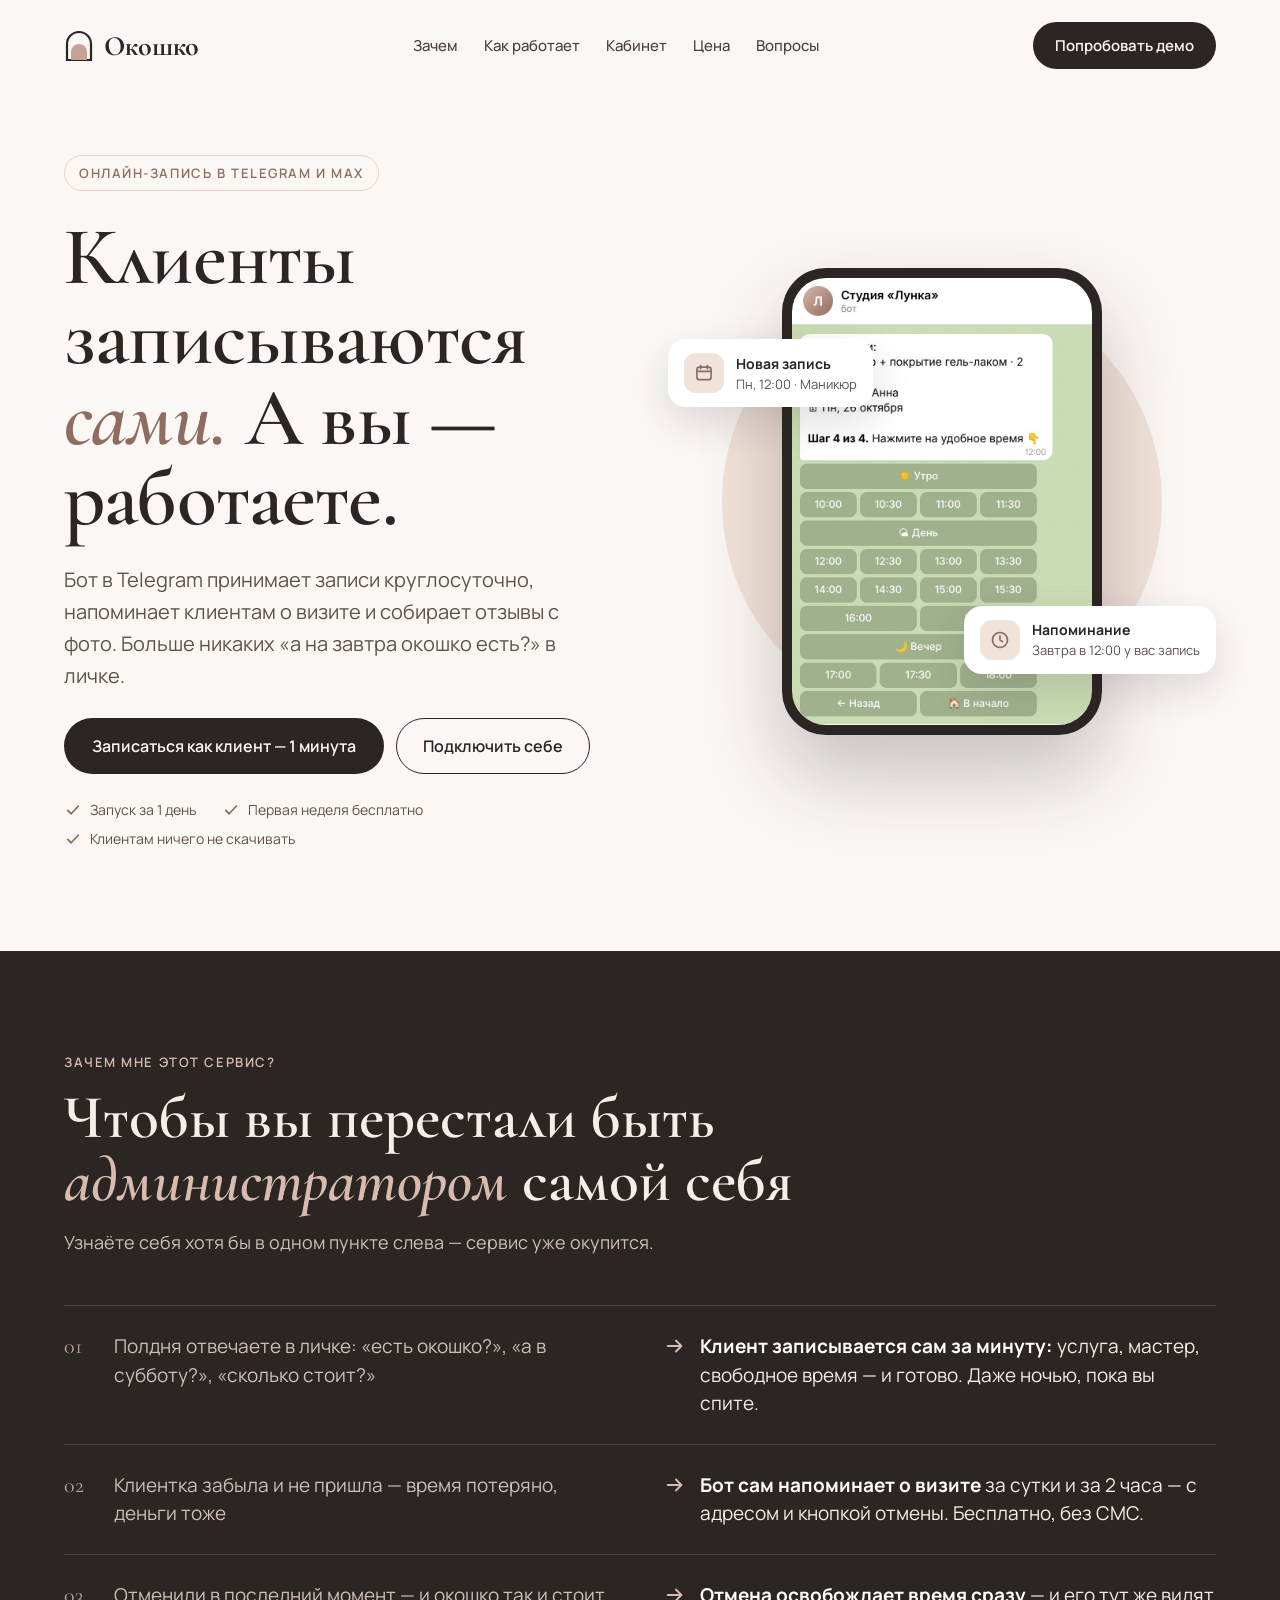
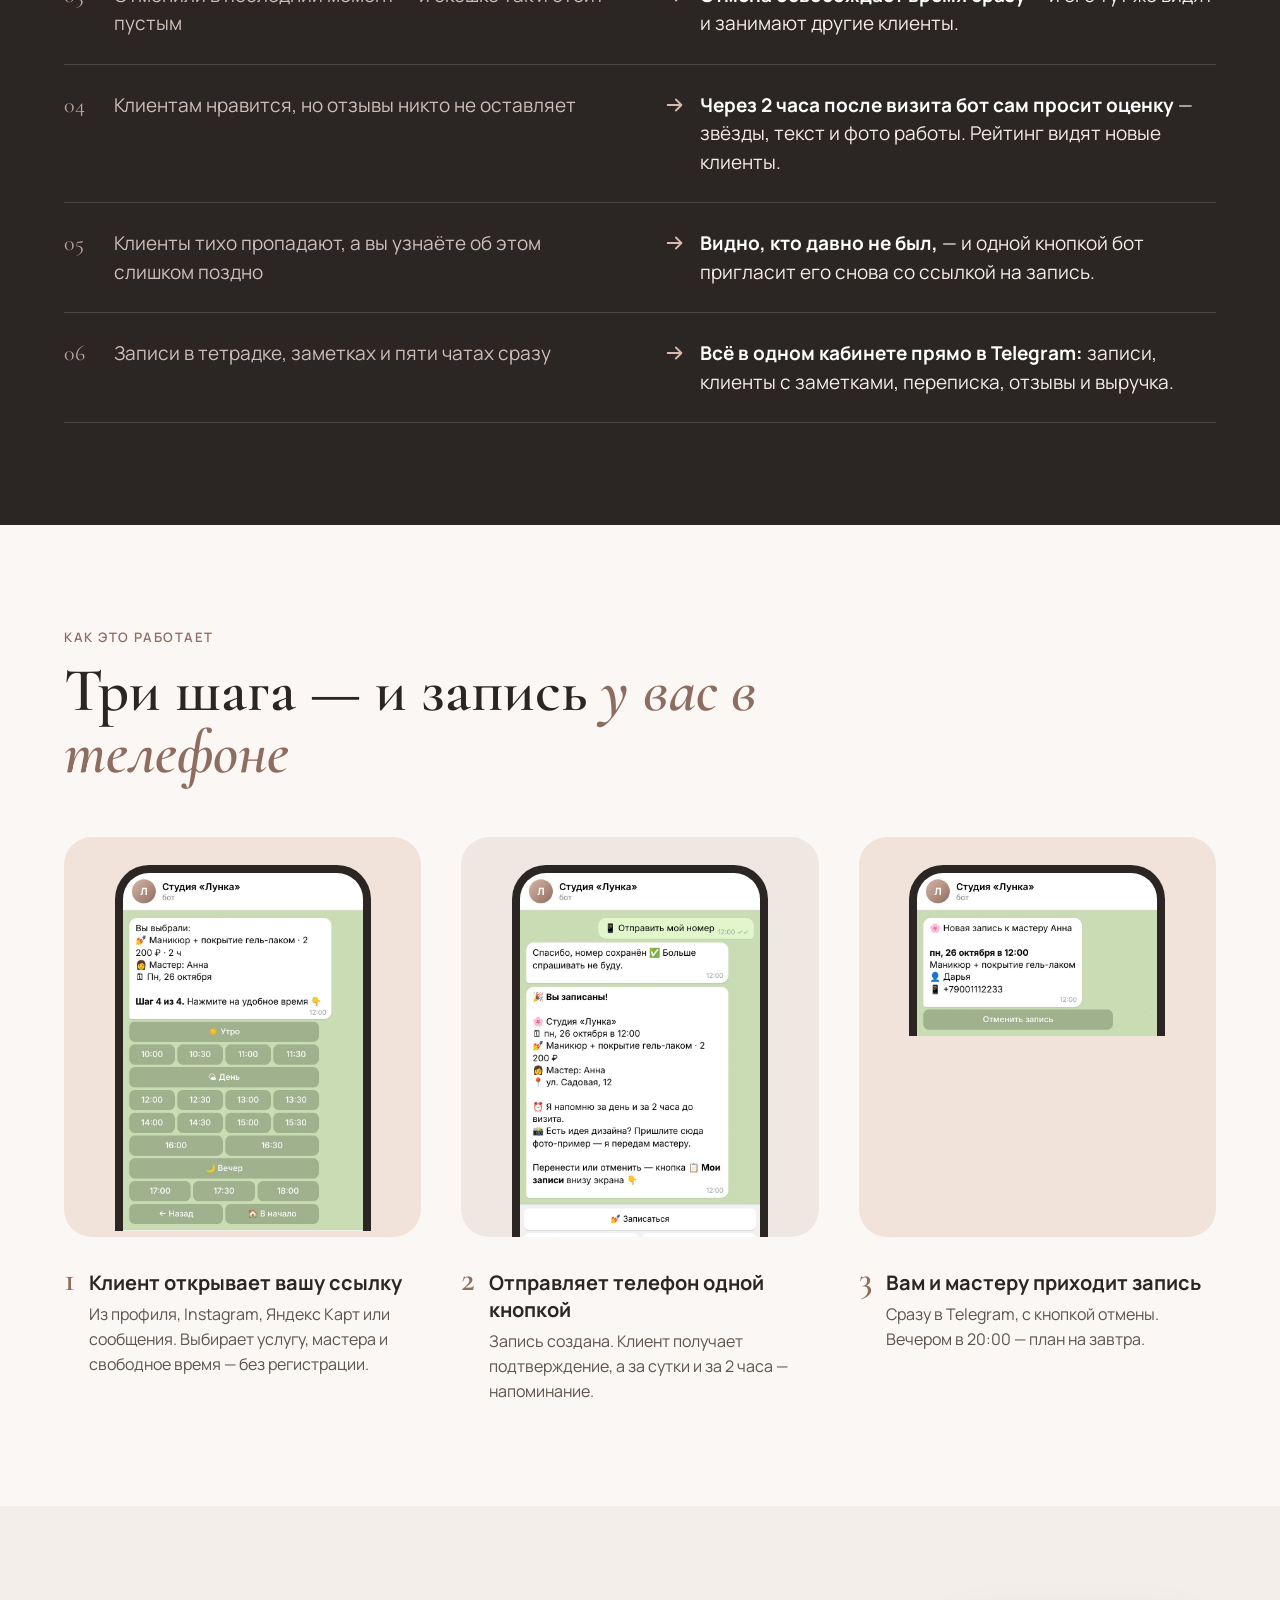
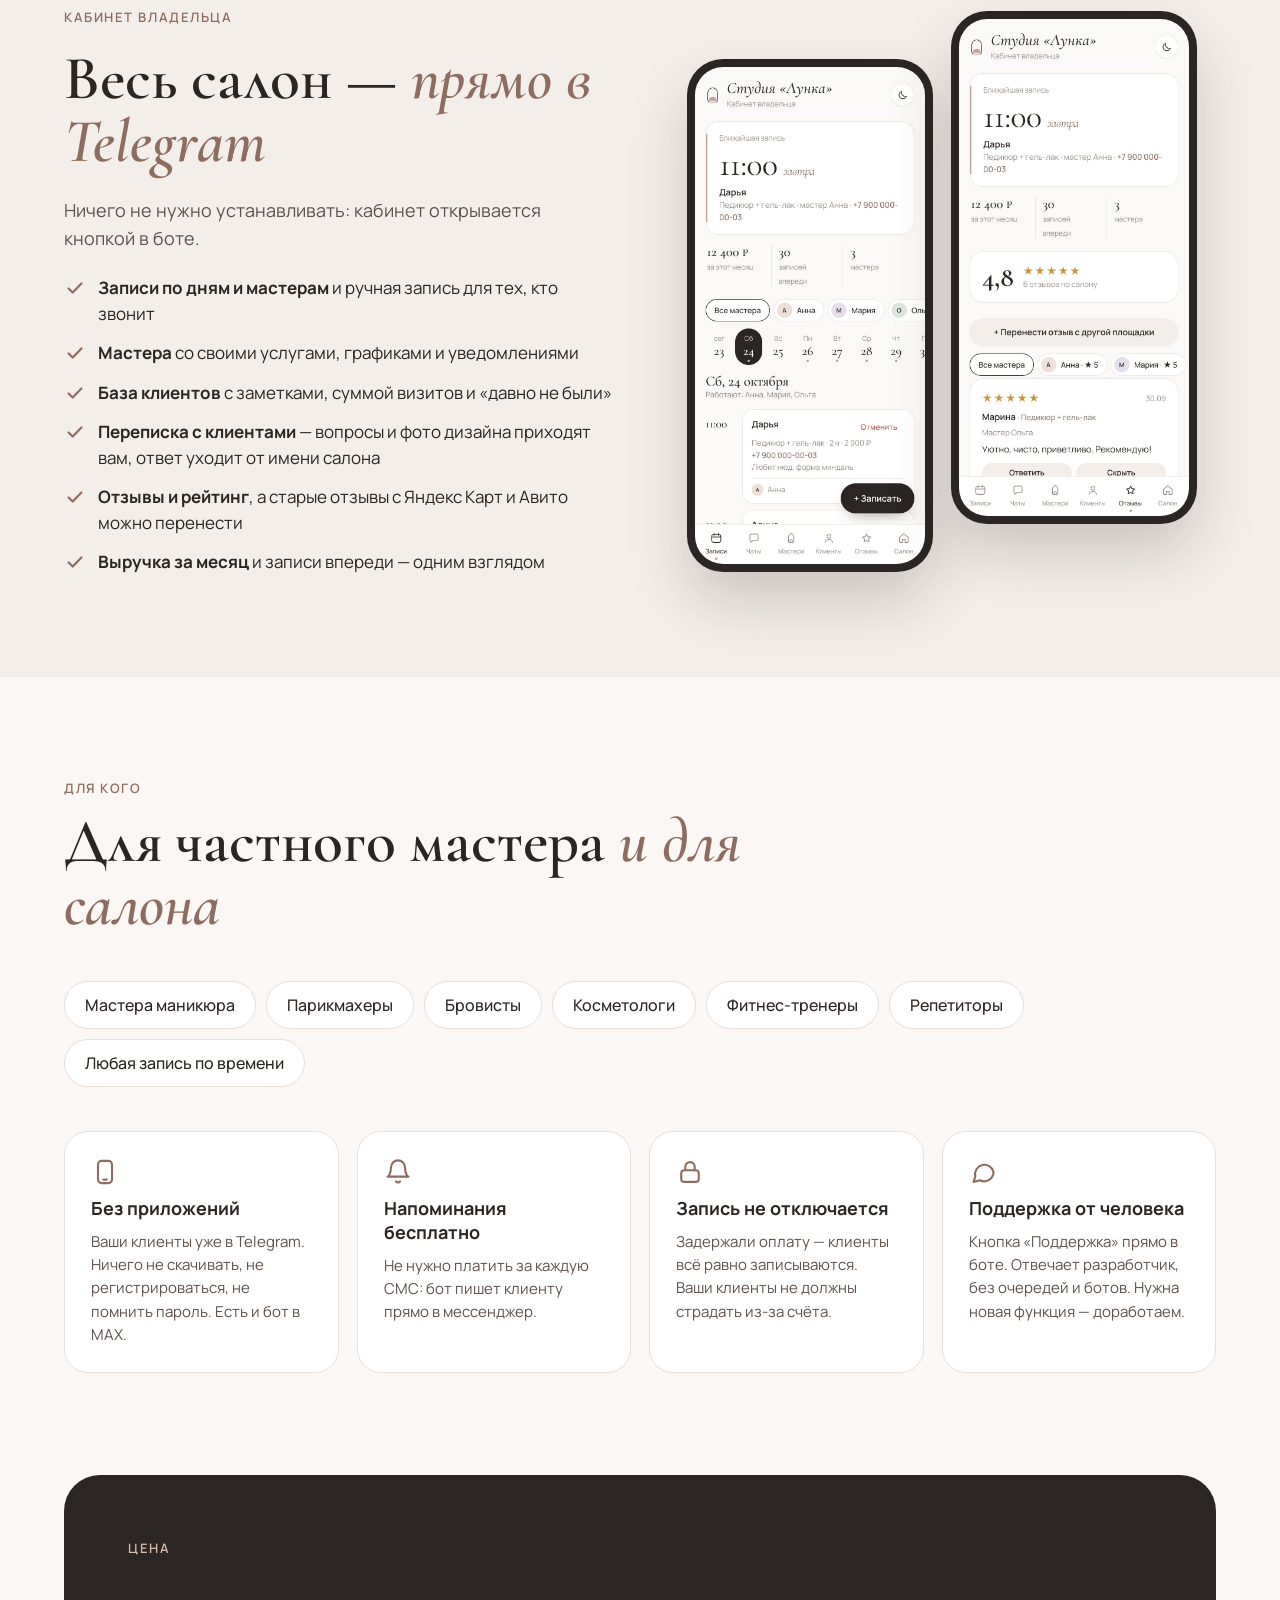
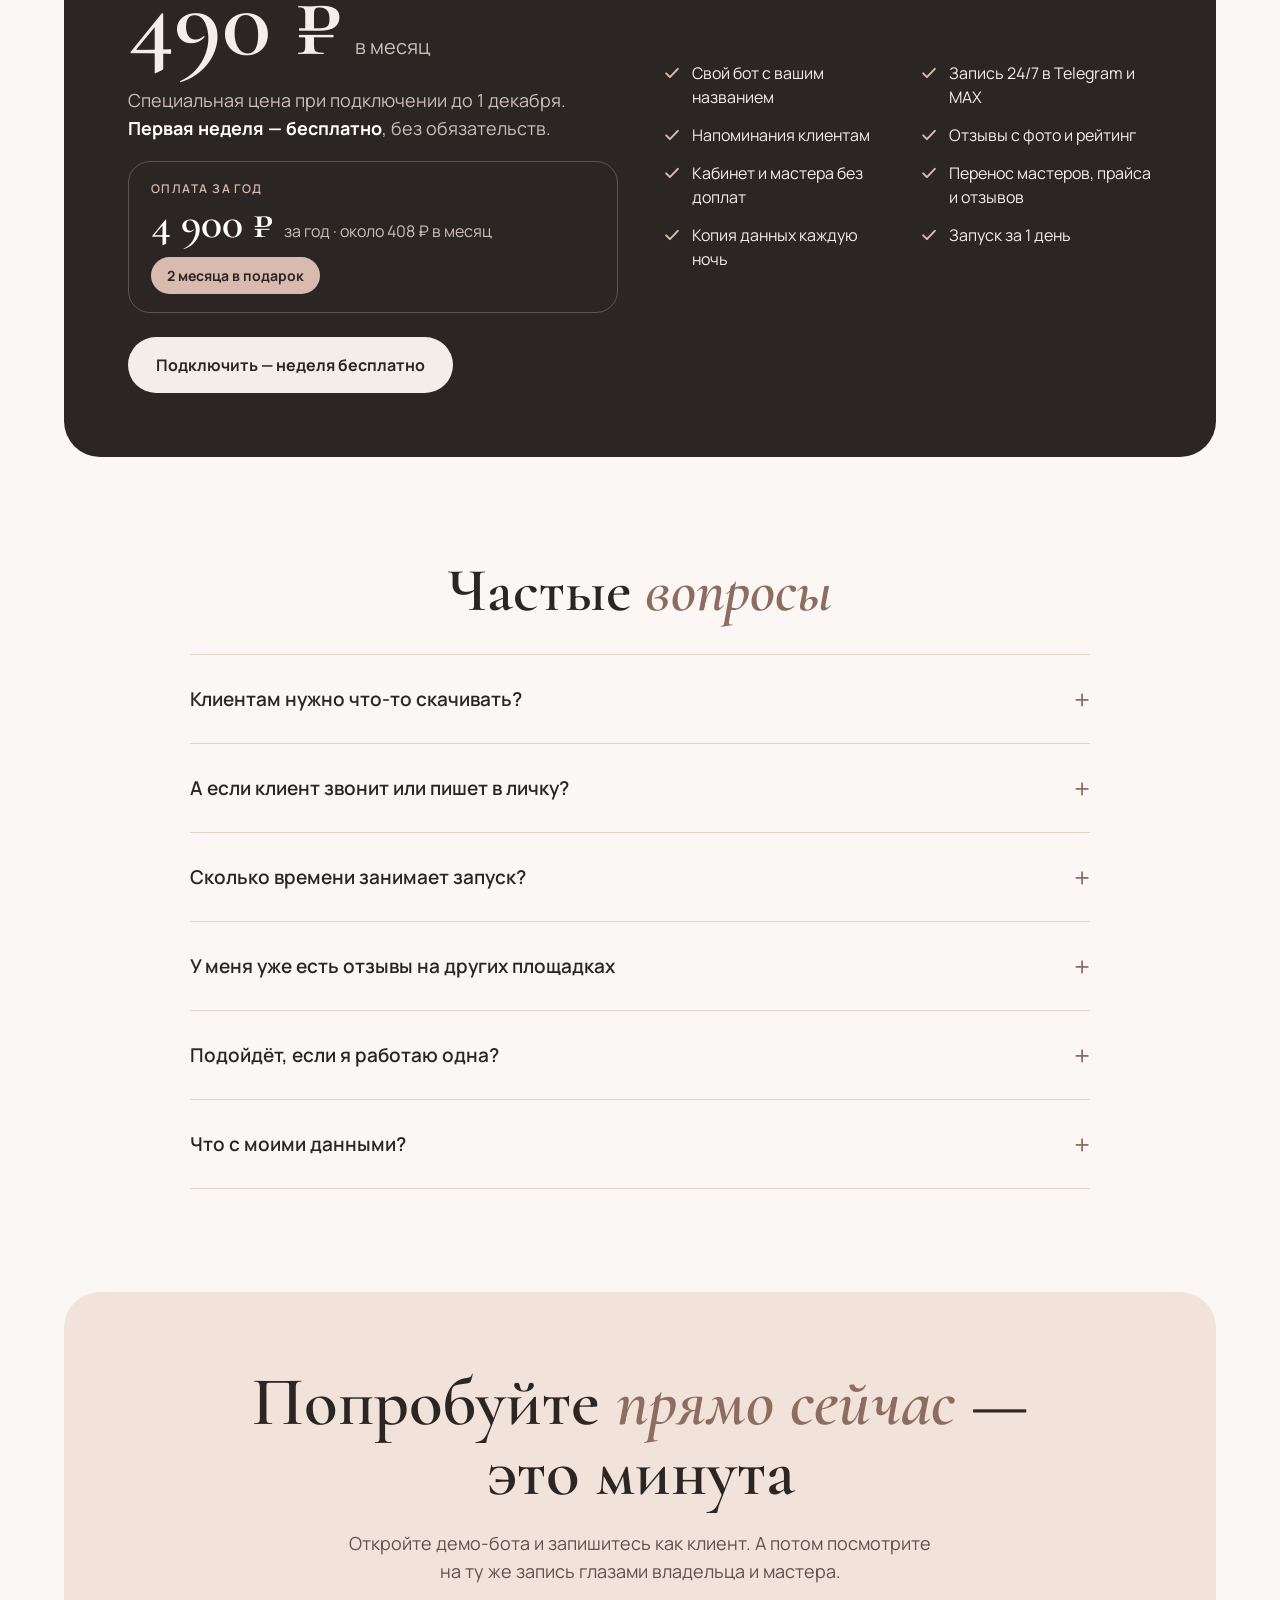
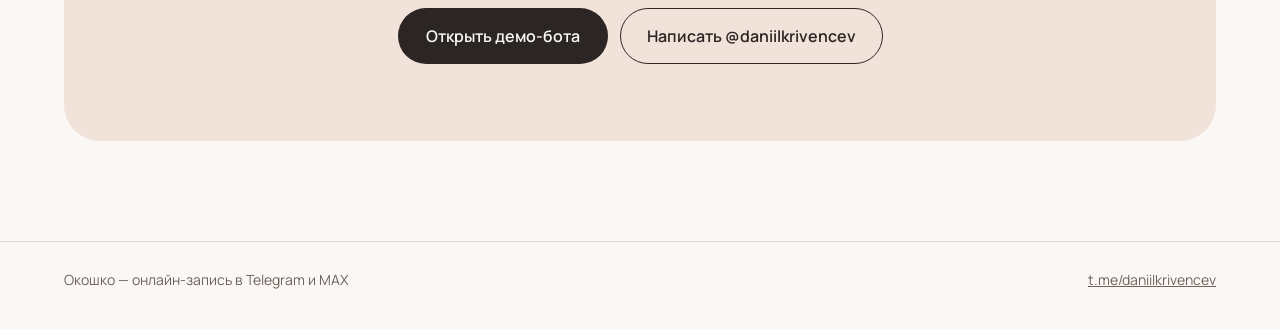
<file: landing/index.html>
<!doctype html>
<html lang="ru">
<head>
<meta charset="utf-8">
<meta name="viewport" content="width=device-width, initial-scale=1">
<title>Окошко — онлайн-запись в Telegram и MAX</title>
<meta name="description" content="Клиенты записываются сами в Telegram и MAX: запись 24/7, напоминания о визите, отзывы с фото и кабинет владельца. 490 ₽/мес или 4 900 ₽/год, первая неделя бесплатно.">
<link rel="icon" href="data:image/svg+xml,%3Csvg xmlns='http://www.w3.org/2000/svg' viewBox='0 0 30 34'%3E%3Cpath d='M3 31V15a12 12 0 0 1 24 0v16z' fill='%23FBF7F4' stroke='%232B2523' stroke-width='2.2'/%3E%3Cpath d='M7 31v-8a8 8 0 0 1 16 0v8z' fill='%23C4A396'/%3E%3C/svg%3E">
<link rel="preconnect" href="https://fonts.googleapis.com">
<link href="https://fonts.googleapis.com/css2?family=Cormorant+Garamond:ital,wght@0,500;0,600;0,700;1,500;1,600&amp;family=Manrope:wght@400;500;600;700&amp;display=swap" rel="stylesheet">
<style>
body{margin:0;background:#FBF7F4}
a{color:#8E6D60}a:hover{color:#2B2523}
details summary{list-style:none;cursor:pointer}
details summary::-webkit-details-marker{display:none}
details[open] .faq-plus{transform:rotate(45deg)}
</style>
<style>html{scroll-behavior:smooth}</style>
</head>
<body>
<div style="font-family: Manrope, system-ui, sans-serif; color: #2B2523; background: #FBF7F4; overflow: hidden">

  <header style="max-width: 1200px; margin: 0 auto; padding: 22px clamp(20px, 5vw, 64px); display: flex; flex-wrap: wrap; align-items: center; justify-content: space-between; gap: 16px">
    <a href="#top" style="display: flex; align-items: center; gap: 10px; text-decoration: none; color: #2B2523">
      <svg width="30" height="34" viewBox="0 0 30 34" aria-hidden="true"><path d="M3 31V15a12 12 0 0 1 24 0v16z" fill="none" stroke="#2B2523" stroke-width="2.2"></path><path d="M7 31v-8a8 8 0 0 1 16 0v8z" fill="#C4A396"></path></svg>
      <span style="font-family: 'Cormorant Garamond', serif; font-size: 28px; font-weight: 700; letter-spacing: .01em">Окошко</span>
    </a>
    <nav aria-label="Разделы" style="display: flex; flex-wrap: wrap; gap: 6px 26px; font-size: 15px; font-weight: 500">
      <a href="#why" style="text-decoration: none; color: #4A3F3B">Зачем</a>
      <a href="#how" style="text-decoration: none; color: #4A3F3B">Как работает</a>
      <a href="#cabinet" style="text-decoration: none; color: #4A3F3B">Кабинет</a>
      <a href="#price" style="text-decoration: none; color: #4A3F3B">Цена</a>
      <a href="#faq" style="text-decoration: none; color: #4A3F3B">Вопросы</a>
    </nav>
    <a href="https://t.me/test_salon_man_bot" style="background: #2B2523; color: #FBF7F4; text-decoration: none; font-weight: 600; font-size: 15px; padding: 13px 22px; border-radius: 999px; min-height: 44px; box-sizing: border-box; display: inline-flex; align-items: center">Попробовать демо</a>
  </header>

  <section id="top" style="max-width: 1200px; margin: 0 auto; padding: clamp(28px, 5vw, 64px) clamp(20px, 5vw, 64px) clamp(56px, 8vw, 110px); display: grid; grid-template-columns: repeat(auto-fit, minmax(min(100%, 440px), 1fr)); gap: 56px; align-items: center">
    <div style="display: flex; flex-direction: column; gap: 26px">
      <span style="align-self: flex-start; font-size: 13px; font-weight: 600; letter-spacing: .12em; text-transform: uppercase; color: #8E6D60; border: 1px solid #E3D3CB; padding: 8px 14px; border-radius: 999px">Онлайн-запись в Telegram и MAX</span>
      <h1 style="margin: 0; font-family: 'Cormorant Garamond', serif; font-weight: 600; font-size: clamp(46px, 6.4vw, 84px); line-height: .98; letter-spacing: -.01em">Клиенты записываются <em style="font-style: italic; color: #8E6D60">сами.</em> А вы — работаете.</h1>
      <p style="margin: 0; font-size: clamp(17px, 1.6vw, 20px); line-height: 1.6; color: #5E524D; max-width: 520px">Бот в Telegram принимает записи круглосуточно, напоминает клиентам о визите и собирает отзывы с фото. Больше никаких «а на завтра окошко есть?» в личке.</p>
      <div style="display: flex; flex-wrap: wrap; gap: 12px">
        <a href="https://t.me/test_salon_man_bot" style="background: #2B2523; color: #FBF7F4; text-decoration: none; font-weight: 600; font-size: 16px; padding: 17px 28px; border-radius: 999px; min-height: 44px; box-sizing: border-box; display: inline-flex; align-items: center">Записаться как клиент — 1 минута</a>
        <a href="https://t.me/daniilkrivencev" style="background: transparent; color: #2B2523; text-decoration: none; font-weight: 600; font-size: 16px; padding: 16px 26px; border-radius: 999px; border: 1.5px solid #2B2523; min-height: 44px; box-sizing: border-box; display: inline-flex; align-items: center">Подключить себе</a>
      </div>
      <div style="display: flex; flex-wrap: wrap; gap: 10px 26px; font-size: 14px; color: #5E524D">
        <span style="display: flex; align-items: center; gap: 8px"><svg width="18" height="18" viewBox="0 0 24 24" aria-hidden="true"><path d="M5 12.5l4.5 4.5L19 7" fill="none" stroke="#8E6D60" stroke-width="2.4" stroke-linecap="round" stroke-linejoin="round"></path></svg>Запуск за 1 день</span>
        <span style="display: flex; align-items: center; gap: 8px"><svg width="18" height="18" viewBox="0 0 24 24" aria-hidden="true"><path d="M5 12.5l4.5 4.5L19 7" fill="none" stroke="#8E6D60" stroke-width="2.4" stroke-linecap="round" stroke-linejoin="round"></path></svg>Первая неделя бесплатно</span>
        <span style="display: flex; align-items: center; gap: 8px"><svg width="18" height="18" viewBox="0 0 24 24" aria-hidden="true"><path d="M5 12.5l4.5 4.5L19 7" fill="none" stroke="#8E6D60" stroke-width="2.4" stroke-linecap="round" stroke-linejoin="round"></path></svg>Клиентам ничего не скачивать</span>
      </div>
    </div>

    <div style="position: relative; display: flex; justify-content: center; padding: 20px 0">
      <div style="position: absolute; width: 440px; max-width: 100%; aspect-ratio: 1 / 1; border-radius: 50%; background: #F1E2DA; top: 50%; left: 50%; transform: translate(-50%, -50%)"></div>
      <div style="position: relative; width: 300px; max-width: 78%; border-radius: 44px; background: #2B2523; padding: 10px; box-shadow: 0 40px 80px rgba(43, 37, 35, .25)">
        <img src="img/client-times.jpg" alt="Бот салона: клиент выбирает время записи" style="width: 100%; display: block; border-radius: 34px">
      </div>
      <div style="position: absolute; left: max(0px, calc(50% - 280px)); top: 18%; background: #FFFFFF; border-radius: 18px; padding: 14px 16px; box-shadow: 0 16px 40px rgba(43, 37, 35, .14); display: flex; gap: 12px; align-items: center; max-width: 230px">
        <span style="width: 40px; height: 40px; border-radius: 12px; background: #F1E2DA; display: flex; align-items: center; justify-content: center; flex-shrink: 0"><svg width="20" height="20" viewBox="0 0 24 24" aria-hidden="true"><rect x="3.5" y="5" width="17" height="15" rx="3" fill="none" stroke="#8E6D60" stroke-width="2"></rect><path d="M3.5 10h17M8 3v4M16 3v4" stroke="#8E6D60" stroke-width="2" stroke-linecap="round"></path></svg></span>
        <span style="display: flex; flex-direction: column; gap: 2px"><b style="font-size: 14px">Новая запись</b><span style="font-size: 13px; color: #5E524D">Пн, 12:00 · Маникюр</span></span>
      </div>
      <div style="position: absolute; right: max(0px, calc(50% - 290px)); bottom: 16%; background: #FFFFFF; border-radius: 18px; padding: 14px 16px; box-shadow: 0 16px 40px rgba(43, 37, 35, .14); display: flex; gap: 12px; align-items: center; max-width: 230px">
        <span style="width: 40px; height: 40px; border-radius: 12px; background: #F1E2DA; display: flex; align-items: center; justify-content: center; flex-shrink: 0"><svg width="20" height="20" viewBox="0 0 24 24" aria-hidden="true"><path d="M12 7v5l3 2M21 12a9 9 0 1 1-18 0 9 9 0 0 1 18 0z" fill="none" stroke="#8E6D60" stroke-width="2" stroke-linecap="round"></path></svg></span>
        <span style="display: flex; flex-direction: column; gap: 2px"><b style="font-size: 14px">Напоминание</b><span style="font-size: 13px; color: #5E524D">Завтра в 12:00 у вас запись</span></span>
      </div>
    </div>
  </section>

  <section id="why" style="background: #2B2523; color: #F4EEEA">
    <div style="max-width: 1200px; margin: 0 auto; padding: clamp(64px, 8vw, 110px) clamp(20px, 5vw, 64px); display: flex; flex-direction: column; gap: 48px">
      <div style="display: flex; flex-direction: column; gap: 16px; max-width: 760px">
        <span style="font-size: 13px; font-weight: 600; letter-spacing: .12em; text-transform: uppercase; color: #D8BBAE">Зачем мне этот сервис?</span>
        <h2 style="margin: 0; font-family: 'Cormorant Garamond', serif; font-weight: 600; font-size: clamp(38px, 4.8vw, 62px); line-height: 1.02">Чтобы вы перестали быть <em style="font-style: italic; color: #D8BBAE">администратором</em> самой себя</h2>
        <p style="margin: 0; font-size: 18px; line-height: 1.6; color: #CDBFB8">Узнаёте себя хотя бы в одном пункте слева — сервис уже окупится.</p>
      </div>

      <div style="display: flex; flex-direction: column; gap: 0; border-top: 1px solid rgba(244, 238, 234, .16)">
        <div style="display: grid; grid-template-columns: repeat(auto-fit, minmax(min(100%, 320px), 1fr)); gap: 12px 48px; padding: 26px 0; border-bottom: 1px solid rgba(244, 238, 234, .16)">
          <div style="display: flex; gap: 16px; align-items: baseline"><span style="font-family: 'Cormorant Garamond', serif; font-size: 22px; color: #B9A79F; min-width: 34px">01</span><span style="font-size: 19px; line-height: 1.5; color: #CDBFB8">Полдня отвечаете в личке: «есть окошко?», «а в субботу?», «сколько стоит?»</span></div>
          <div style="display: flex; gap: 14px; align-items: flex-start"><svg width="22" height="22" viewBox="0 0 24 24" aria-hidden="true" style="flex-shrink: 0; margin-top: 3px"><path d="M4 12h14M13 6l6 6-6 6" fill="none" stroke="#D8BBAE" stroke-width="2" stroke-linecap="round" stroke-linejoin="round"></path></svg><span style="font-size: 19px; line-height: 1.5"><b style="color: #FFFFFF">Клиент записывается сам за минуту:</b> услуга, мастер, свободное время — и готово. Даже ночью, пока вы спите.</span></div>
        </div>
        <div style="display: grid; grid-template-columns: repeat(auto-fit, minmax(min(100%, 320px), 1fr)); gap: 12px 48px; padding: 26px 0; border-bottom: 1px solid rgba(244, 238, 234, .16)">
          <div style="display: flex; gap: 16px; align-items: baseline"><span style="font-family: 'Cormorant Garamond', serif; font-size: 22px; color: #B9A79F; min-width: 34px">02</span><span style="font-size: 19px; line-height: 1.5; color: #CDBFB8">Клиентка забыла и не пришла — время потеряно, деньги тоже</span></div>
          <div style="display: flex; gap: 14px; align-items: flex-start"><svg width="22" height="22" viewBox="0 0 24 24" aria-hidden="true" style="flex-shrink: 0; margin-top: 3px"><path d="M4 12h14M13 6l6 6-6 6" fill="none" stroke="#D8BBAE" stroke-width="2" stroke-linecap="round" stroke-linejoin="round"></path></svg><span style="font-size: 19px; line-height: 1.5"><b style="color: #FFFFFF">Бот сам напоминает о визите</b> за сутки и за 2 часа — с адресом и кнопкой отмены. Бесплатно, без СМС.</span></div>
        </div>
        <div style="display: grid; grid-template-columns: repeat(auto-fit, minmax(min(100%, 320px), 1fr)); gap: 12px 48px; padding: 26px 0; border-bottom: 1px solid rgba(244, 238, 234, .16)">
          <div style="display: flex; gap: 16px; align-items: baseline"><span style="font-family: 'Cormorant Garamond', serif; font-size: 22px; color: #B9A79F; min-width: 34px">03</span><span style="font-size: 19px; line-height: 1.5; color: #CDBFB8">Отменили в последний момент — и окошко так и стоит пустым</span></div>
          <div style="display: flex; gap: 14px; align-items: flex-start"><svg width="22" height="22" viewBox="0 0 24 24" aria-hidden="true" style="flex-shrink: 0; margin-top: 3px"><path d="M4 12h14M13 6l6 6-6 6" fill="none" stroke="#D8BBAE" stroke-width="2" stroke-linecap="round" stroke-linejoin="round"></path></svg><span style="font-size: 19px; line-height: 1.5"><b style="color: #FFFFFF">Отмена освобождает время сразу</b> — и его тут же видят и занимают другие клиенты.</span></div>
        </div>
        <div style="display: grid; grid-template-columns: repeat(auto-fit, minmax(min(100%, 320px), 1fr)); gap: 12px 48px; padding: 26px 0; border-bottom: 1px solid rgba(244, 238, 234, .16)">
          <div style="display: flex; gap: 16px; align-items: baseline"><span style="font-family: 'Cormorant Garamond', serif; font-size: 22px; color: #B9A79F; min-width: 34px">04</span><span style="font-size: 19px; line-height: 1.5; color: #CDBFB8">Клиентам нравится, но отзывы никто не оставляет</span></div>
          <div style="display: flex; gap: 14px; align-items: flex-start"><svg width="22" height="22" viewBox="0 0 24 24" aria-hidden="true" style="flex-shrink: 0; margin-top: 3px"><path d="M4 12h14M13 6l6 6-6 6" fill="none" stroke="#D8BBAE" stroke-width="2" stroke-linecap="round" stroke-linejoin="round"></path></svg><span style="font-size: 19px; line-height: 1.5"><b style="color: #FFFFFF">Через 2 часа после визита бот сам просит оценку</b> — звёзды, текст и фото работы. Рейтинг видят новые клиенты.</span></div>
        </div>
        <div style="display: grid; grid-template-columns: repeat(auto-fit, minmax(min(100%, 320px), 1fr)); gap: 12px 48px; padding: 26px 0; border-bottom: 1px solid rgba(244, 238, 234, .16)">
          <div style="display: flex; gap: 16px; align-items: baseline"><span style="font-family: 'Cormorant Garamond', serif; font-size: 22px; color: #B9A79F; min-width: 34px">05</span><span style="font-size: 19px; line-height: 1.5; color: #CDBFB8">Клиенты тихо пропадают, а вы узнаёте об этом слишком поздно</span></div>
          <div style="display: flex; gap: 14px; align-items: flex-start"><svg width="22" height="22" viewBox="0 0 24 24" aria-hidden="true" style="flex-shrink: 0; margin-top: 3px"><path d="M4 12h14M13 6l6 6-6 6" fill="none" stroke="#D8BBAE" stroke-width="2" stroke-linecap="round" stroke-linejoin="round"></path></svg><span style="font-size: 19px; line-height: 1.5"><b style="color: #FFFFFF">Видно, кто давно не был,</b> — и одной кнопкой бот пригласит его снова со ссылкой на запись.</span></div>
        </div>
        <div style="display: grid; grid-template-columns: repeat(auto-fit, minmax(min(100%, 320px), 1fr)); gap: 12px 48px; padding: 26px 0; border-bottom: 1px solid rgba(244, 238, 234, .16)">
          <div style="display: flex; gap: 16px; align-items: baseline"><span style="font-family: 'Cormorant Garamond', serif; font-size: 22px; color: #B9A79F; min-width: 34px">06</span><span style="font-size: 19px; line-height: 1.5; color: #CDBFB8">Записи в тетрадке, заметках и пяти чатах сразу</span></div>
          <div style="display: flex; gap: 14px; align-items: flex-start"><svg width="22" height="22" viewBox="0 0 24 24" aria-hidden="true" style="flex-shrink: 0; margin-top: 3px"><path d="M4 12h14M13 6l6 6-6 6" fill="none" stroke="#D8BBAE" stroke-width="2" stroke-linecap="round" stroke-linejoin="round"></path></svg><span style="font-size: 19px; line-height: 1.5"><b style="color: #FFFFFF">Всё в одном кабинете прямо в Telegram:</b> записи, клиенты с заметками, переписка, отзывы и выручка.</span></div>
        </div>
      </div>
    </div>
  </section>

  <section id="how" style="max-width: 1200px; margin: 0 auto; padding: clamp(64px, 8vw, 110px) clamp(20px, 5vw, 64px); display: flex; flex-direction: column; gap: 52px">
    <div style="display: flex; flex-direction: column; gap: 14px; max-width: 720px">
      <span style="font-size: 13px; font-weight: 600; letter-spacing: .12em; text-transform: uppercase; color: #8E6D60">Как это работает</span>
      <h2 style="margin: 0; font-family: 'Cormorant Garamond', serif; font-weight: 600; font-size: clamp(38px, 4.8vw, 62px); line-height: 1.02">Три шага — и запись <em style="font-style: italic; color: #8E6D60">у вас в телефоне</em></h2>
    </div>
    <div style="display: grid; grid-template-columns: repeat(auto-fit, minmax(min(100%, 300px), 1fr)); gap: 40px">
      <div style="display: flex; flex-direction: column; gap: 22px">
        <div style="background: #F1E2DA; border-radius: 28px; padding: 28px 28px 0; display: flex; justify-content: center; overflow: hidden; height: 400px; box-sizing: border-box">
          <div style="width: 240px; border-radius: 34px 34px 0 0; background: #2B2523; padding: 8px 8px 0; align-self: flex-start"><img src="img/client-times.jpg" alt="Выбор времени в боте" style="width: 100%; display: block; border-radius: 26px 26px 0 0"></div>
        </div>
        <div style="display: flex; gap: 14px; align-items: baseline"><span style="font-family: 'Cormorant Garamond', serif; font-size: 34px; font-weight: 600; color: #8E6D60">1</span><div style="display: flex; flex-direction: column; gap: 6px"><h3 style="margin: 0; font-size: 20px">Клиент открывает вашу ссылку</h3><p style="margin: 0; font-size: 16px; line-height: 1.55; color: #5E524D">Из профиля, Instagram, Яндекс Карт или сообщения. Выбирает услугу, мастера и свободное время — без регистрации.</p></div></div>
      </div>
      <div style="display: flex; flex-direction: column; gap: 22px">
        <div style="background: #EFE7E1; border-radius: 28px; padding: 28px 28px 0; display: flex; justify-content: center; overflow: hidden; height: 400px; box-sizing: border-box">
          <div style="width: 240px; border-radius: 34px 34px 0 0; background: #2B2523; padding: 8px 8px 0; align-self: flex-start"><img src="img/client-done.jpg" alt="Запись создана" style="width: 100%; display: block; border-radius: 26px 26px 0 0"></div>
        </div>
        <div style="display: flex; gap: 14px; align-items: baseline"><span style="font-family: 'Cormorant Garamond', serif; font-size: 34px; font-weight: 600; color: #8E6D60">2</span><div style="display: flex; flex-direction: column; gap: 6px"><h3 style="margin: 0; font-size: 20px">Отправляет телефон одной кнопкой</h3><p style="margin: 0; font-size: 16px; line-height: 1.55; color: #5E524D">Запись создана. Клиент получает подтверждение, а за сутки и за 2 часа — напоминание.</p></div></div>
      </div>
      <div style="display: flex; flex-direction: column; gap: 22px">
        <div style="background: #F1E2DA; border-radius: 28px; padding: 28px 28px 0; display: flex; justify-content: center; overflow: hidden; height: 400px; box-sizing: border-box">
          <div style="width: 240px; border-radius: 34px 34px 0 0; background: #2B2523; padding: 8px 8px 0; align-self: flex-start"><img src="img/owner-newbooking.jpg" alt="Уведомление владельцу о новой записи" style="width: 100%; display: block; border-radius: 26px 26px 0 0"></div>
        </div>
        <div style="display: flex; gap: 14px; align-items: baseline"><span style="font-family: 'Cormorant Garamond', serif; font-size: 34px; font-weight: 600; color: #8E6D60">3</span><div style="display: flex; flex-direction: column; gap: 6px"><h3 style="margin: 0; font-size: 20px">Вам и мастеру приходит запись</h3><p style="margin: 0; font-size: 16px; line-height: 1.55; color: #5E524D">Сразу в Telegram, с кнопкой отмены. Вечером в 20:00 — план на завтра.</p></div></div>
      </div>
    </div>
  </section>

  <section id="cabinet" style="background: #F4EEEA">
    <div style="max-width: 1200px; margin: 0 auto; padding: clamp(64px, 8vw, 110px) clamp(20px, 5vw, 64px); display: grid; grid-template-columns: repeat(auto-fit, minmax(min(100%, 420px), 1fr)); gap: 56px; align-items: center">
      <div style="display: flex; flex-direction: column; gap: 22px">
        <span style="font-size: 13px; font-weight: 600; letter-spacing: .12em; text-transform: uppercase; color: #8E6D60">Кабинет владельца</span>
        <h2 style="margin: 0; font-family: 'Cormorant Garamond', serif; font-weight: 600; font-size: clamp(38px, 4.8vw, 62px); line-height: 1.02">Весь салон — <em style="font-style: italic; color: #8E6D60">прямо в Telegram</em></h2>
        <p style="margin: 0; font-size: 18px; line-height: 1.6; color: #5E524D">Ничего не нужно устанавливать: кабинет открывается кнопкой в боте.</p>
        <ul style="margin: 0; padding: 0; list-style: none; display: flex; flex-direction: column; gap: 14px; font-size: 17px; line-height: 1.5">
          <li style="display: flex; gap: 12px"><svg width="22" height="22" viewBox="0 0 24 24" aria-hidden="true" style="flex-shrink: 0; margin-top: 2px"><path d="M5 12.5l4.5 4.5L19 7" fill="none" stroke="#8E6D60" stroke-width="2.4" stroke-linecap="round" stroke-linejoin="round"></path></svg><span><b>Записи по дням и мастерам</b> и ручная запись для тех, кто звонит</span></li>
          <li style="display: flex; gap: 12px"><svg width="22" height="22" viewBox="0 0 24 24" aria-hidden="true" style="flex-shrink: 0; margin-top: 2px"><path d="M5 12.5l4.5 4.5L19 7" fill="none" stroke="#8E6D60" stroke-width="2.4" stroke-linecap="round" stroke-linejoin="round"></path></svg><span><b>Мастера</b> со своими услугами, графиками и уведомлениями</span></li>
          <li style="display: flex; gap: 12px"><svg width="22" height="22" viewBox="0 0 24 24" aria-hidden="true" style="flex-shrink: 0; margin-top: 2px"><path d="M5 12.5l4.5 4.5L19 7" fill="none" stroke="#8E6D60" stroke-width="2.4" stroke-linecap="round" stroke-linejoin="round"></path></svg><span><b>База клиентов</b> с заметками, суммой визитов и «давно не были»</span></li>
          <li style="display: flex; gap: 12px"><svg width="22" height="22" viewBox="0 0 24 24" aria-hidden="true" style="flex-shrink: 0; margin-top: 2px"><path d="M5 12.5l4.5 4.5L19 7" fill="none" stroke="#8E6D60" stroke-width="2.4" stroke-linecap="round" stroke-linejoin="round"></path></svg><span><b>Переписка с клиентами</b> — вопросы и фото дизайна приходят вам, ответ уходит от имени салона</span></li>
          <li style="display: flex; gap: 12px"><svg width="22" height="22" viewBox="0 0 24 24" aria-hidden="true" style="flex-shrink: 0; margin-top: 2px"><path d="M5 12.5l4.5 4.5L19 7" fill="none" stroke="#8E6D60" stroke-width="2.4" stroke-linecap="round" stroke-linejoin="round"></path></svg><span><b>Отзывы и рейтинг</b>, а старые отзывы с Яндекс Карт и Авито можно перенести</span></li>
          <li style="display: flex; gap: 12px"><svg width="22" height="22" viewBox="0 0 24 24" aria-hidden="true" style="flex-shrink: 0; margin-top: 2px"><path d="M5 12.5l4.5 4.5L19 7" fill="none" stroke="#8E6D60" stroke-width="2.4" stroke-linecap="round" stroke-linejoin="round"></path></svg><span><b>Выручка за месяц</b> и записи впереди — одним взглядом</span></li>
        </ul>
      </div>
      <div style="display: flex; justify-content: center; gap: 18px; align-items: flex-start">
        <div style="width: 230px; max-width: 48%; border-radius: 36px; background: #2B2523; padding: 8px; box-shadow: 0 30px 60px rgba(43, 37, 35, .2); margin-top: 48px"><img src="img/o-bookings.jpg" alt="Кабинет: записи по дням" style="width: 100%; display: block; border-radius: 28px"></div>
        <div style="width: 230px; max-width: 48%; border-radius: 36px; background: #2B2523; padding: 8px; box-shadow: 0 30px 60px rgba(43, 37, 35, .2)"><img src="img/o-reviews.jpg" alt="Кабинет: отзывы и рейтинг" style="width: 100%; display: block; border-radius: 28px"></div>
      </div>
    </div>
  </section>

  <section style="max-width: 1200px; margin: 0 auto; padding: clamp(64px, 8vw, 110px) clamp(20px, 5vw, 64px); display: flex; flex-direction: column; gap: 44px">
    <div style="display: flex; flex-direction: column; gap: 14px; max-width: 760px">
      <span style="font-size: 13px; font-weight: 600; letter-spacing: .12em; text-transform: uppercase; color: #8E6D60">Для кого</span>
      <h2 style="margin: 0; font-family: 'Cormorant Garamond', serif; font-weight: 600; font-size: clamp(38px, 4.8vw, 62px); line-height: 1.02">Для частного мастера <em style="font-style: italic; color: #8E6D60">и для салона</em></h2>
    </div>
    <div style="display: flex; flex-wrap: wrap; gap: 10px">
      <span style="background: #FFFFFF; border: 1px solid #EADFD8; border-radius: 999px; padding: 12px 20px; font-size: 16px; font-weight: 500">Мастера маникюра</span>
      <span style="background: #FFFFFF; border: 1px solid #EADFD8; border-radius: 999px; padding: 12px 20px; font-size: 16px; font-weight: 500">Парикмахеры</span>
      <span style="background: #FFFFFF; border: 1px solid #EADFD8; border-radius: 999px; padding: 12px 20px; font-size: 16px; font-weight: 500">Бровисты</span>
      <span style="background: #FFFFFF; border: 1px solid #EADFD8; border-radius: 999px; padding: 12px 20px; font-size: 16px; font-weight: 500">Косметологи</span>
      <span style="background: #FFFFFF; border: 1px solid #EADFD8; border-radius: 999px; padding: 12px 20px; font-size: 16px; font-weight: 500">Фитнес-тренеры</span>
      <span style="background: #FFFFFF; border: 1px solid #EADFD8; border-radius: 999px; padding: 12px 20px; font-size: 16px; font-weight: 500">Репетиторы</span>
      <span style="background: #FFFFFF; border: 1px solid #EADFD8; border-radius: 999px; padding: 12px 20px; font-size: 16px; font-weight: 500">Любая запись по времени</span>
    </div>
    <div style="display: grid; grid-template-columns: repeat(auto-fit, minmax(min(100%, 250px), 1fr)); gap: 18px">
      <div style="background: #FFFFFF; border: 1px solid #EADFD8; border-radius: 24px; padding: 26px; display: flex; flex-direction: column; gap: 10px">
        <svg width="28" height="28" viewBox="0 0 24 24" aria-hidden="true"><rect x="6" y="2.5" width="12" height="19" rx="3" fill="none" stroke="#8E6D60" stroke-width="1.8"></rect><path d="M10.5 18.5h3" stroke="#8E6D60" stroke-width="1.8" stroke-linecap="round"></path></svg>
        <h3 style="margin: 0; font-size: 18px">Без приложений</h3>
        <p style="margin: 0; font-size: 15px; line-height: 1.55; color: #5E524D">Ваши клиенты уже в Telegram. Ничего не скачивать, не регистрироваться, не помнить пароль. Есть и бот в MAX.</p>
      </div>
      <div style="background: #FFFFFF; border: 1px solid #EADFD8; border-radius: 24px; padding: 26px; display: flex; flex-direction: column; gap: 10px">
        <svg width="28" height="28" viewBox="0 0 24 24" aria-hidden="true"><path d="M18 8a6 6 0 0 0-12 0c0 7-3 8-3 8h18s-3-1-3-8M10.3 20a2 2 0 0 0 3.4 0" fill="none" stroke="#8E6D60" stroke-width="1.8" stroke-linecap="round" stroke-linejoin="round"></path></svg>
        <h3 style="margin: 0; font-size: 18px">Напоминания бесплатно</h3>
        <p style="margin: 0; font-size: 15px; line-height: 1.55; color: #5E524D">Не нужно платить за каждую СМС: бот пишет клиенту прямо в мессенджер.</p>
      </div>
      <div style="background: #FFFFFF; border: 1px solid #EADFD8; border-radius: 24px; padding: 26px; display: flex; flex-direction: column; gap: 10px">
        <svg width="28" height="28" viewBox="0 0 24 24" aria-hidden="true"><rect x="4.5" y="10.5" width="15" height="10" rx="2.5" fill="none" stroke="#8E6D60" stroke-width="1.8"></rect><path d="M8 10.5V7.5a4 4 0 0 1 8 0v3" fill="none" stroke="#8E6D60" stroke-width="1.8" stroke-linecap="round"></path></svg>
        <h3 style="margin: 0; font-size: 18px">Запись не отключается</h3>
        <p style="margin: 0; font-size: 15px; line-height: 1.55; color: #5E524D">Задержали оплату — клиенты всё равно записываются. Ваши клиенты не должны страдать из-за счёта.</p>
      </div>
      <div style="background: #FFFFFF; border: 1px solid #EADFD8; border-radius: 24px; padding: 26px; display: flex; flex-direction: column; gap: 10px">
        <svg width="28" height="28" viewBox="0 0 24 24" aria-hidden="true"><path d="M21 12a8 8 0 0 1-11.6 7.1L4 20.5l1.4-4.8A8 8 0 1 1 21 12z" fill="none" stroke="#8E6D60" stroke-width="1.8" stroke-linejoin="round"></path></svg>
        <h3 style="margin: 0; font-size: 18px">Поддержка от человека</h3>
        <p style="margin: 0; font-size: 15px; line-height: 1.55; color: #5E524D">Кнопка «Поддержка» прямо в боте. Отвечает разработчик, без очередей и ботов. Нужна новая функция — доработаем.</p>
      </div>
    </div>
  </section>

  <section id="price" style="max-width: 1200px; margin: 0 auto; padding: 0 clamp(20px, 5vw, 64px) clamp(64px, 8vw, 110px)">
    <div style="background: #2B2523; color: #F4EEEA; border-radius: 36px; padding: clamp(32px, 5vw, 64px); display: grid; grid-template-columns: repeat(auto-fit, minmax(min(100%, 380px), 1fr)); gap: 44px; align-items: center">
      <div style="display: flex; flex-direction: column; gap: 18px">
        <span style="font-size: 13px; font-weight: 600; letter-spacing: .12em; text-transform: uppercase; color: #D8BBAE">Цена</span>
        <div style="display: flex; align-items: baseline; gap: 12px; flex-wrap: wrap">
          <span style="font-family: 'Cormorant Garamond', serif; font-weight: 600; font-size: clamp(64px, 8vw, 104px); line-height: .9">490 ₽</span>
          <span style="font-size: 20px; color: #CDBFB8">в месяц</span>
        </div>
        <p style="margin: 0; font-size: 18px; line-height: 1.6; color: #CDBFB8">Специальная цена при подключении до 1 декабря. <b style="color: #FFFFFF">Первая неделя — бесплатно</b>, без обязательств.</p>
        <div style="border: 1px solid rgba(244, 238, 234, .24); border-radius: 22px; padding: 18px 22px; display: flex; flex-wrap: wrap; align-items: center; justify-content: space-between; gap: 12px 20px">
          <div style="display: flex; flex-direction: column; gap: 4px">
            <span style="font-size: 12px; font-weight: 600; letter-spacing: .12em; text-transform: uppercase; color: #D8BBAE">Оплата за год</span>
            <span style="display: flex; align-items: baseline; gap: 10px; flex-wrap: wrap"><span style="font-family: 'Cormorant Garamond', serif; font-weight: 600; font-size: 44px; line-height: 1; color: #FFFFFF">4 900 ₽</span><span style="font-size: 16px; color: #CDBFB8">за год · около 408 ₽ в месяц</span></span>
          </div>
          <span style="background: #D8BBAE; color: #2B2523; font-weight: 700; font-size: 14px; padding: 9px 16px; border-radius: 999px">2 месяца в подарок</span>
        </div>
        <div style="display: flex; flex-wrap: wrap; gap: 12px; margin-top: 6px">
          <a href="https://t.me/daniilkrivencev" style="background: #F4EEEA; color: #2B2523; text-decoration: none; font-weight: 700; font-size: 16px; padding: 17px 28px; border-radius: 999px; min-height: 44px; box-sizing: border-box; display: inline-flex; align-items: center">Подключить — неделя бесплатно</a>
        </div>
      </div>
      <ul style="margin: 0; padding: 0; list-style: none; display: grid; grid-template-columns: repeat(auto-fit, minmax(min(100%, 220px), 1fr)); gap: 14px 24px; font-size: 16px; line-height: 1.5">
        <li style="display: flex; gap: 10px"><svg width="20" height="20" viewBox="0 0 24 24" aria-hidden="true" style="flex-shrink: 0; margin-top: 2px"><path d="M5 12.5l4.5 4.5L19 7" fill="none" stroke="#D8BBAE" stroke-width="2.4" stroke-linecap="round" stroke-linejoin="round"></path></svg>Свой бот с вашим названием</li>
        <li style="display: flex; gap: 10px"><svg width="20" height="20" viewBox="0 0 24 24" aria-hidden="true" style="flex-shrink: 0; margin-top: 2px"><path d="M5 12.5l4.5 4.5L19 7" fill="none" stroke="#D8BBAE" stroke-width="2.4" stroke-linecap="round" stroke-linejoin="round"></path></svg>Запись 24/7 в Telegram и MAX</li>
        <li style="display: flex; gap: 10px"><svg width="20" height="20" viewBox="0 0 24 24" aria-hidden="true" style="flex-shrink: 0; margin-top: 2px"><path d="M5 12.5l4.5 4.5L19 7" fill="none" stroke="#D8BBAE" stroke-width="2.4" stroke-linecap="round" stroke-linejoin="round"></path></svg>Напоминания клиентам</li>
        <li style="display: flex; gap: 10px"><svg width="20" height="20" viewBox="0 0 24 24" aria-hidden="true" style="flex-shrink: 0; margin-top: 2px"><path d="M5 12.5l4.5 4.5L19 7" fill="none" stroke="#D8BBAE" stroke-width="2.4" stroke-linecap="round" stroke-linejoin="round"></path></svg>Отзывы с фото и рейтинг</li>
        <li style="display: flex; gap: 10px"><svg width="20" height="20" viewBox="0 0 24 24" aria-hidden="true" style="flex-shrink: 0; margin-top: 2px"><path d="M5 12.5l4.5 4.5L19 7" fill="none" stroke="#D8BBAE" stroke-width="2.4" stroke-linecap="round" stroke-linejoin="round"></path></svg>Кабинет и мастера без доплат</li>
        <li style="display: flex; gap: 10px"><svg width="20" height="20" viewBox="0 0 24 24" aria-hidden="true" style="flex-shrink: 0; margin-top: 2px"><path d="M5 12.5l4.5 4.5L19 7" fill="none" stroke="#D8BBAE" stroke-width="2.4" stroke-linecap="round" stroke-linejoin="round"></path></svg>Перенос мастеров, прайса и отзывов</li>
        <li style="display: flex; gap: 10px"><svg width="20" height="20" viewBox="0 0 24 24" aria-hidden="true" style="flex-shrink: 0; margin-top: 2px"><path d="M5 12.5l4.5 4.5L19 7" fill="none" stroke="#D8BBAE" stroke-width="2.4" stroke-linecap="round" stroke-linejoin="round"></path></svg>Копия данных каждую ночь</li>
        <li style="display: flex; gap: 10px"><svg width="20" height="20" viewBox="0 0 24 24" aria-hidden="true" style="flex-shrink: 0; margin-top: 2px"><path d="M5 12.5l4.5 4.5L19 7" fill="none" stroke="#D8BBAE" stroke-width="2.4" stroke-linecap="round" stroke-linejoin="round"></path></svg>Запуск за 1 день</li>
      </ul>
    </div>
  </section>

  <section id="faq" style="max-width: 900px; margin: 0 auto; padding: 0 clamp(20px, 5vw, 64px) clamp(64px, 8vw, 110px); display: flex; flex-direction: column; gap: 32px">
    <h2 style="margin: 0; font-family: 'Cormorant Garamond', serif; font-weight: 600; font-size: clamp(38px, 4.8vw, 62px); line-height: 1.02; text-align: center">Частые <em style="font-style: italic; color: #8E6D60">вопросы</em></h2>
    <div style="display: flex; flex-direction: column; border-top: 1px solid #E3D3CB">
      <details style="border-bottom: 1px solid #E3D3CB; padding: 22px 0">
        <summary style="display: flex; justify-content: space-between; gap: 16px; font-size: 19px; font-weight: 600; min-height: 44px; align-items: center">Клиентам нужно что-то скачивать?<span class="faq-plus" style="font-size: 28px; font-weight: 400; color: #8E6D60; transition: transform .2s">+</span></summary>
        <p style="margin: 12px 0 0; font-size: 16px; line-height: 1.6; color: #5E524D">Нет. Клиент открывает ссылку на бота в Telegram или MAX и записывается за минуту — без регистрации и паролей.</p>
      </details>
      <details style="border-bottom: 1px solid #E3D3CB; padding: 22px 0">
        <summary style="display: flex; justify-content: space-between; gap: 16px; font-size: 19px; font-weight: 600; min-height: 44px; align-items: center">А если клиент звонит или пишет в личку?<span class="faq-plus" style="font-size: 28px; font-weight: 400; color: #8E6D60; transition: transform .2s">+</span></summary>
        <p style="margin: 12px 0 0; font-size: 16px; line-height: 1.6; color: #5E524D">Запишите его в кабинете кнопкой «+ Записать» — время сразу закроется для онлайн-записи, накладок не будет.</p>
      </details>
      <details style="border-bottom: 1px solid #E3D3CB; padding: 22px 0">
        <summary style="display: flex; justify-content: space-between; gap: 16px; font-size: 19px; font-weight: 600; min-height: 44px; align-items: center">Сколько времени занимает запуск?<span class="faq-plus" style="font-size: 28px; font-weight: 400; color: #8E6D60; transition: transform .2s">+</span></summary>
        <p style="margin: 12px 0 0; font-size: 16px; line-height: 1.6; color: #5E524D">Один день. Мы создаём бота с вашим названием, переносим мастеров, услуги и цены и показываем, как всё работает.</p>
      </details>
      <details style="border-bottom: 1px solid #E3D3CB; padding: 22px 0">
        <summary style="display: flex; justify-content: space-between; gap: 16px; font-size: 19px; font-weight: 600; min-height: 44px; align-items: center">У меня уже есть отзывы на других площадках<span class="faq-plus" style="font-size: 28px; font-weight: 400; color: #8E6D60; transition: transform .2s">+</span></summary>
        <p style="margin: 12px 0 0; font-size: 16px; line-height: 1.6; color: #5E524D">Их можно перенести с фото работ — с Яндекс Карт, 2ГИС, Авито, Instagram. А если у вас целый канал с отзывами, клиенты увидят кнопку на него.</p>
      </details>
      <details style="border-bottom: 1px solid #E3D3CB; padding: 22px 0">
        <summary style="display: flex; justify-content: space-between; gap: 16px; font-size: 19px; font-weight: 600; min-height: 44px; align-items: center">Подойдёт, если я работаю одна?<span class="faq-plus" style="font-size: 28px; font-weight: 400; color: #8E6D60; transition: transform .2s">+</span></summary>
        <p style="margin: 12px 0 0; font-size: 16px; line-height: 1.6; color: #5E524D">Да. Для частного мастера кабинет проще: ваши записи, график, клиенты и отзывы. Для салона — мастера, их услуги и графики, общий обзор.</p>
      </details>
      <details style="border-bottom: 1px solid #E3D3CB; padding: 22px 0">
        <summary style="display: flex; justify-content: space-between; gap: 16px; font-size: 19px; font-weight: 600; min-height: 44px; align-items: center">Что с моими данными?<span class="faq-plus" style="font-size: 28px; font-weight: 400; color: #8E6D60; transition: transform .2s">+</span></summary>
        <p style="margin: 12px 0 0; font-size: 16px; line-height: 1.6; color: #5E524D">Данные каждого салона хранятся отдельно и никому не передаются. Каждую ночь делается резервная копия, а сервер в России.</p>
      </details>
    </div>
  </section>

  <section style="max-width: 1200px; margin: 0 auto; padding: 0 clamp(20px, 5vw, 64px) clamp(64px, 8vw, 100px)">
    <div style="background: #F1E2DA; border-radius: 36px; padding: clamp(36px, 6vw, 80px) clamp(24px, 5vw, 64px); display: flex; flex-direction: column; align-items: center; text-align: center; gap: 22px">
      <h2 style="margin: 0; font-family: 'Cormorant Garamond', serif; font-weight: 600; font-size: clamp(40px, 5.4vw, 72px); line-height: 1; max-width: 820px">Попробуйте <em style="font-style: italic; color: #8E6D60">прямо сейчас</em> — это минута</h2>
      <p style="margin: 0; font-size: 18px; line-height: 1.6; color: #5E524D; max-width: 600px">Откройте демо-бота и запишитесь как клиент. А потом посмотрите на ту же запись глазами владельца и мастера.</p>
      <div style="display: flex; flex-wrap: wrap; gap: 12px; justify-content: center">
        <a href="https://t.me/test_salon_man_bot" style="background: #2B2523; color: #FBF7F4; text-decoration: none; font-weight: 600; font-size: 16px; padding: 17px 28px; border-radius: 999px; min-height: 44px; box-sizing: border-box; display: inline-flex; align-items: center">Открыть демо-бота</a>
        <a href="https://t.me/daniilkrivencev" style="background: transparent; color: #2B2523; text-decoration: none; font-weight: 600; font-size: 16px; padding: 16px 26px; border-radius: 999px; border: 1.5px solid #2B2523; min-height: 44px; box-sizing: border-box; display: inline-flex; align-items: center">Написать @daniilkrivencev</a>
      </div>
    </div>
  </section>

  <footer style="max-width: 1200px; margin: 0 auto; padding: 28px clamp(20px, 5vw, 64px) 40px; display: flex; flex-wrap: wrap; justify-content: space-between; gap: 12px; font-size: 14px; color: #6E625C; border-top: 1px solid #E3D3CB">
    <span>Окошко — онлайн-запись в Telegram и MAX</span>
    <a href="https://t.me/daniilkrivencev" style="color: #6E625C">t.me/daniilkrivencev</a>
  </footer>
</div>
</body>
</html>
</file>
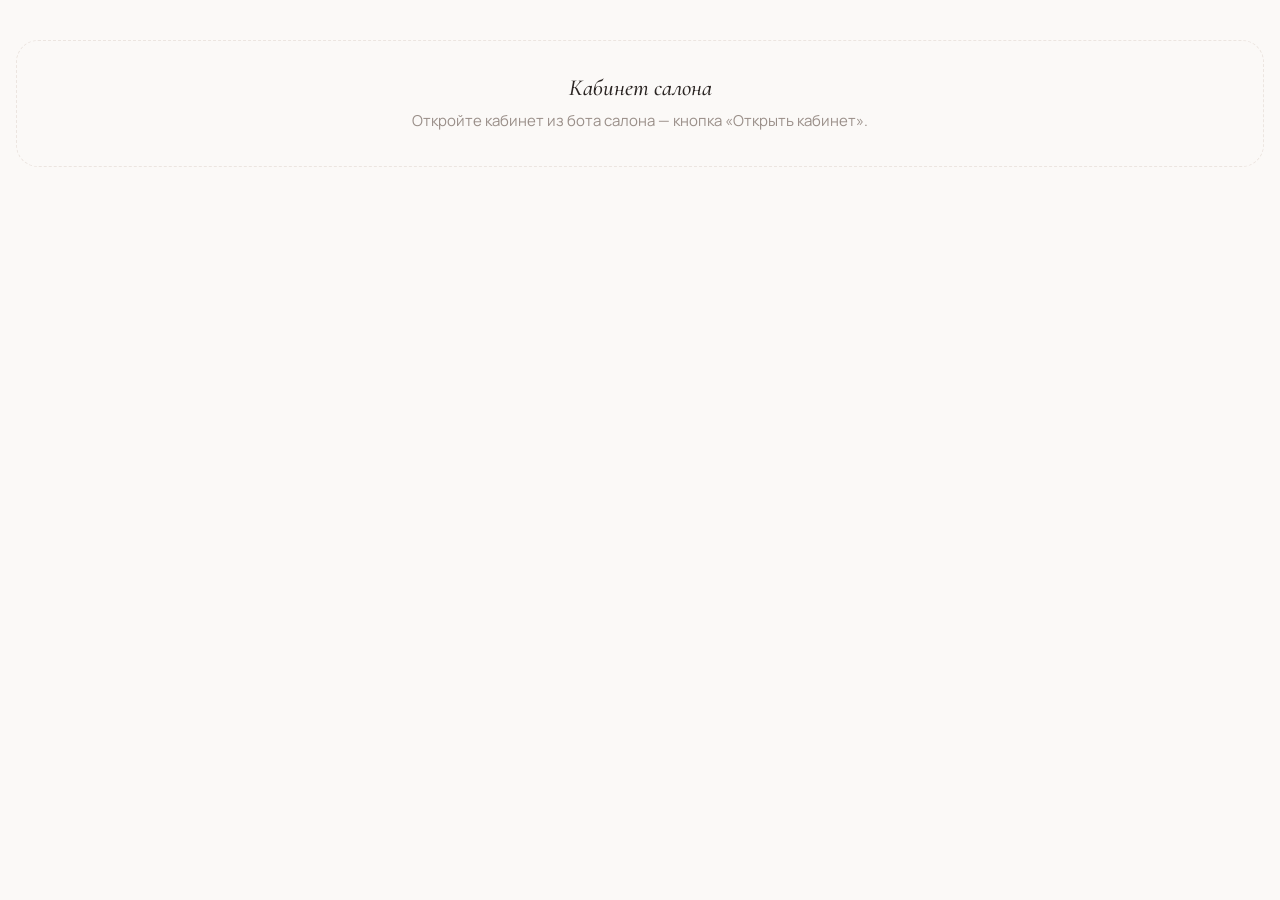
<file: webapp/index.html>
<!doctype html>
<html lang="ru">
<head>
  <meta charset="utf-8">
  <meta name="viewport" content="width=device-width, initial-scale=1, maximum-scale=1, viewport-fit=cover">
  <title>Кабинет салона</title>
  <script src="https://telegram.org/js/telegram-web-app.js"></script>
  <link rel="preconnect" href="https://fonts.googleapis.com">
  <link rel="preconnect" href="https://fonts.gstatic.com" crossorigin>
  <link rel="stylesheet" href="https://fonts.googleapis.com/css2?family=Cormorant+Garamond:ital,wght@0,400;0,500;0,600;1,400;1,500&family=Manrope:wght@400;500;600;700&display=swap">
  <link rel="stylesheet" href="style.css">
</head>
<body>
  <header class="top">
    <div class="brand">
      <!-- Логотип: ноготь с лункой -->
      <svg class="mark" viewBox="0 0 40 48" aria-hidden="true">
        <path d="M6 20C6 10.6 12.3 4 20 4s14 6.6 14 16v18a6 6 0 0 1-6 6H12a6 6 0 0 1-6-6z" class="mark-nail"/>
        <path d="M8.5 40.5C9.5 33.5 14 29.5 20 29.5s10.5 4 11.5 11z" class="mark-moon"/>
      </svg>
      <div class="brand-text">
        <div class="salon-name" id="salonName">&nbsp;</div>
        <div class="who" id="whoAmI"></div>
      </div>
      <button class="icon-btn" id="themeBtn" aria-label="Сменить тему"></button>
    </div>
    <div class="demo-bar" id="demoBar" hidden>🧪 <b>Демо-версия</b> — это ваша личная копия салона, пробуйте что угодно. <a id="demoContact" href="#">Хочу такую же →</a></div>
    <div id="next"></div>
    <div class="stats" id="stats"></div>
  </header>

  <main>
    <!-- ЗАПИСИ -->
    <section id="tab-bookings" class="tab active">
      <div class="chips scroll" id="masterChips"></div>
      <div class="days" id="days"></div>
      <div class="day-head">
        <div>
          <div class="day-title" id="dayTitle"></div>
          <div class="muted small" id="dayHours"></div>
        </div>
        <button class="ghost small" id="toggleOff" hidden>Сделать выходным</button>
      </div>
      <div id="bookingList" class="list"></div>
      <button class="fab" id="addBooking">+ Записать</button>
    </section>

    <!-- МАСТЕРА (владелец) -->
    <section id="tab-masters" class="tab">
      <p class="muted small">Клиенты выбирают мастера при записи. Отметьте каждому его услуги и график, а потом отправьте ссылку-приглашение — так мастер будет получать свои записи в Telegram.</p>
      <div id="masterList" class="list"></div>
      <button class="primary wide" id="addMaster">+ Добавить мастера</button>
    </section>

    <!-- ЧАТЫ (владелец и администраторы) -->
    <section id="tab-chats" class="tab">
      <p class="muted small">Сообщения, которые клиентки пишут боту. Нажмите на чат, чтобы прочитать и ответить — клиентка получит ответ в Telegram от имени салона.</p>
      <div id="chatList" class="list"></div>
    </section>

    <!-- КЛИЕНТЫ -->
    <section id="tab-clients" class="tab">
      <input id="clientSearch" class="search" placeholder="Поиск по имени или телефону">
      <div class="chips">
        <button class="chip active" data-filter="all">Все</button>
        <button class="chip" data-filter="sleeping">Давно не были</button>
      </div>
      <div id="clientList" class="list"></div>
    </section>

    <!-- ОТЗЫВЫ -->
    <section id="tab-reviews" class="tab">
      <div id="reviewSummary"></div>
      <button class="ghost wide" id="importReview">+ Перенести отзыв с другой площадки</button>
      <div class="chips scroll" id="reviewChips"></div>
      <div id="reviewList" class="list"></div>
    </section>

    <!-- МОЙ ГРАФИК (мастер) -->
    <section id="tab-myschedule" class="tab">
      <div class="card">
        <h3>Мой график</h3>
        <p class="muted small">В эти часы клиенты могут записаться к вам. Отдельный выходной отмечается во вкладке «Записи».</p>
        <div id="mySchedule"></div>
        <button class="primary wide" id="saveMySchedule">Сохранить график</button>
      </div>
      <button class="ghost wide help-btn" hidden>🆘 Написать в поддержку</button>
    </section>

    <!-- САЛОН (владелец) -->
    <section id="tab-salon" class="tab">
      <div class="card">
        <h3>Ссылка для записи</h3>
        <p class="muted small">Поставьте её в профиль салона, VK, на Яндекс Карты и в 2ГИС.</p>
        <div class="link" id="clientLink"></div>
        <div class="row">
          <button class="ghost" id="copyLink">Скопировать</button>
          <button class="primary" id="shareLink">Поделиться</button>
        </div>
      </div>
      <div class="card">
        <h3>Услуги и цены</h3>
        <p class="muted small">Длительность нужна, чтобы правильно считать свободное время — для долгих процедур ставьте с запасом.</p>
        <div id="serviceList" class="list flat"></div>
        <button class="ghost wide" id="addService">+ Добавить услугу</button>
      </div>
      <div class="card">
        <h3 id="hAbout">О салоне</h3>
        <label>Название<input id="pName" maxlength="80"></label>
        <label>Адрес<input id="pAddress" maxlength="200" placeholder="ул. Цветочная, 7, вход со двора"></label>
        <label><span id="lPhone">Телефон салона</span><input id="pPhone" type="tel" maxlength="30" placeholder="+7 900 123-45-67"></label>
        <label>Пара слов для клиентов<textarea id="pAbout" maxlength="500" rows="2" placeholder=""></textarea></label>
        <label>Канал или страница с отзывами<input id="pReviews" maxlength="200" placeholder="https://t.me/otzyvy_kanal или @otzyvy_kanal"></label>
        <p class="muted small" style="margin-top:-6px">Клиенты увидят кнопку «Все отзывы» в разделе «⭐ Отзывы» в боте.</p>
        <label>Шаг записи
          <select id="pStep">
            <option value="15">каждые 15 минут</option>
            <option value="30">каждые 30 минут</option>
            <option value="60">каждый час</option>
          </select>
        </label>
        <button class="primary wide" id="saveSalon">Сохранить</button>
      </div>
      <div class="card">
        <h3>Оформление</h3>
        <p class="muted small">«Авто» — тема меняется вместе с телефоном. Выбор запоминается на этом устройстве.</p>
        <div class="seg" id="themeSeg">
          <button data-theme="auto">Авто</button>
          <button data-theme="light">Светлая</button>
          <button data-theme="dark">Тёмная</button>
        </div>
      </div>
      <div class="card">
        <h3>Как вы работаете</h3>
        <p class="muted small" id="modeNote"></p>
        <div class="seg" id="modeSeg">
          <button data-mode="solo">Сам(а) на себя</button>
          <button data-mode="salon">Салон с мастерами</button>
        </div>
      </div>
      <div class="card" id="adminCard">
        <h3>Администраторы</h3>
        <p class="muted small">Директор или администратор увидит все записи и сможет отвечать клиенткам. Отправьте ему одноразовую ссылку-приглашение.</p>
        <div class="small" id="adminList"></div>
        <button class="ghost wide" id="inviteAdmin">Пригласить администратора</button>
      </div>
      <div class="card" id="supportCard" style="display:none">
        <h3>Техподдержка</h3>
        <p class="muted small" id="supportNote"></p>
      </div>
      <button class="ghost wide help-btn" hidden>🆘 Написать в поддержку</button>
    </section>
  </main>

  <nav class="tabs" id="tabs"></nav>

  <div class="sheet-bg" id="sheetBg"></div>
  <div class="sheet" id="sheet" role="dialog" aria-modal="true"></div>
  <div class="toast" id="toast" role="status"></div>

  <script src="app.js"></script>
</body>
</html>
</file>
<file: webapp/style.css>
/* «Лунка» — светлый премиум-минимализм: почти белый фон, тёплый графит, нюд и песок,
   тонкие линии вместо теней, много воздуха. Светлая/тёмная тема — по теме Telegram. */
:root {
  --bg: #FBF9F7;          /* тёплый белый */
  --surface: #FFFFFF;
  --ink: #2B2523;         /* тёплый графит */
  --muted: #9A8F89;
  --nude: #C4A396;        /* нюд — тонкие акценты */
  --nude-deep: #8E6D60;   /* нюд для текста */
  --sand: #F4EEEA;        /* песок — мягкие подложки */
  --line: #ECE5E0;
  --btn: #2B2523;         /* главные кнопки — графит */
  --btn-ink: #FFFFFF;
  --danger: #B5544B;
  --display: "Cormorant Garamond", Georgia, serif;
  --body: "Manrope", -apple-system, "Segoe UI", Roboto, sans-serif;
}
:root[data-theme="dark"] {
  --bg: #171514;
  --surface: #201D1B;
  --ink: #F2ECE8;
  --muted: #9B908A;
  --nude: #D8BBAE;
  --nude-deep: #D8BBAE;
  --sand: #2A2623;
  --line: #2F2A27;
  --btn: #E9DCD4;
  --btn-ink: #201D1B;
  --danger: #F08F84;
}

* { box-sizing: border-box; -webkit-tap-highlight-color: transparent; }
html, body { margin: 0; background: var(--bg); color: var(--ink); font: 400 15px/1.55 var(--body); }
body { padding-bottom: calc(88px + env(safe-area-inset-bottom)); }
h3 { margin: 0 0 4px; font: 500 23px/1.15 var(--display); letter-spacing: .005em; }
.muted { color: var(--muted); }
.small { font-size: 13px; line-height: 1.5; }
a { color: var(--nude-deep); font-weight: 500; text-decoration: none; }
main { padding: 0 18px; }
[hidden] { display: none !important; }
:focus-visible { outline: 1.5px solid var(--ink); outline-offset: 2px; }

/* ---------- шапка ---------- */
.top { padding: 22px 18px 6px; }
.brand { display: flex; align-items: center; gap: 12px; }
.mark { width: 24px; height: 29px; flex: none; }
.mark-nail { fill: none; stroke: var(--ink); stroke-width: 1.6; }
.mark-moon { fill: var(--nude); }
.brand-text { flex: 1; min-width: 0; }
.icon-btn { flex: none; width: 40px; height: 40px; border-radius: 50%; border: 1px solid var(--line); background: var(--surface);
  color: var(--ink); display: grid; place-items: center; }
.icon-btn svg { width: 19px; height: 19px; stroke: currentColor; fill: none; stroke-width: 1.5; stroke-linecap: round; stroke-linejoin: round; }
.seg { display: flex; gap: 4px; padding: 4px; margin-top: 12px; background: var(--bg); border: 1px solid var(--line); border-radius: 99px; }
.seg button { flex: 1; border: 0; background: none; color: var(--muted); padding: 9px 4px; border-radius: 99px; font-size: 13px; font-weight: 500; }
.seg button.active { background: var(--surface); color: var(--ink); box-shadow: 0 1px 3px rgba(0,0,0,.08); }
:root[data-theme="dark"] .seg button.active { background: var(--sand); }
.salon-name { font: italic 500 27px/1 var(--display); letter-spacing: .01em; }
.who { color: var(--muted); font-size: 12.5px; margin-top: 4px; }

/* Ближайшая запись */
.next { margin-top: 20px; background: var(--surface); border: 1px solid var(--line); border-radius: 22px;
  padding: 18px 20px 18px 22px; position: relative; overflow: hidden; }
.next::before { content: ""; position: absolute; left: 0; top: 20px; bottom: 20px; width: 2px; border-radius: 2px; background: var(--nude); }
.next-label { font-size: 12.5px; color: var(--muted); }
.next-time { font: 400 56px/1 var(--display); margin: 6px 0 8px; letter-spacing: -.01em; }
.next-time small { font: italic 400 21px/1 var(--display); color: var(--nude-deep); margin-left: 10px; }
.next-who { font-weight: 600; }
.next-what { font-size: 13.5px; color: var(--muted); }
.next.empty-next .next-time { font-size: 27px; line-height: 1.2; margin: 8px 0 4px; }

.stats { display: flex; margin-top: 16px; }
.stat { flex: 1; padding: 0 12px; border-left: 1px solid var(--line); }
.stat:first-child { padding-left: 2px; border: 0; }
.stat b { display: block; font: 500 23px/1.15 var(--display); }
.stat span { color: var(--muted); font-size: 12px; }

/* ---------- вкладки ---------- */
.tab { display: none; padding-top: 14px; }
.tab.active { display: block; }

.chips { display: flex; gap: 6px; margin-bottom: 10px; }
.chips.scroll { overflow-x: auto; margin: 0 -18px 4px; padding: 0 18px; scrollbar-width: none; }
.chips.scroll::-webkit-scrollbar { display: none; }
.chip { flex: none; border: 1px solid var(--line); border-radius: 99px; padding: 5px 14px 5px 5px; background: var(--surface);
  color: var(--ink); font-size: 13px; font-weight: 500; display: inline-flex; align-items: center; gap: 8px; }
.chip:not(:has(.ava)) { padding-left: 14px; }
.chip.active { border-color: var(--ink); }

.ava { width: 26px; height: 26px; border-radius: 50%; display: inline-grid; place-items: center; flex: none;
  font: 600 10.5px/1 var(--body); color: #2B2523; letter-spacing: .02em; }
.ava.big { width: 44px; height: 44px; font-size: 14px; }

.days { display: flex; gap: 4px; overflow-x: auto; padding: 8px 18px 14px; margin: 0 -18px; scrollbar-width: none; }
.days::-webkit-scrollbar { display: none; }
.daybtn { flex: none; width: 46px; padding: 7px 0 10px; border: 1px solid transparent; border-radius: 99px; background: transparent;
  color: var(--ink); text-align: center; position: relative; font: inherit; }
.daybtn .wd { font-size: 11.5px; color: var(--muted); }
.daybtn .dn { font: 500 22px/1.15 var(--display); }
.daybtn.active { background: var(--btn); color: var(--btn-ink); }
.daybtn.active .wd { color: var(--btn-ink); opacity: .7; }
.daybtn .badge { position: absolute; bottom: 4px; left: 50%; margin-left: -2px; width: 4px; height: 4px; border-radius: 50%; background: var(--nude); }

.day-head { display: flex; justify-content: space-between; align-items: center; gap: 10px; margin: 0 0 14px; }
.day-title { font: 500 24px/1.15 var(--display); }

/* Лента записей */
.list { display: flex; flex-direction: column; gap: 10px; }
.bk { display: grid; grid-template-columns: 50px 1fr; gap: 12px; }
.bk .time { font: 500 20px/1.2 var(--display); padding-top: 13px; }
.bk .card-in { background: var(--surface); border: 1px solid var(--line); border-radius: 20px; padding: 13px 15px; }
.bk .top-line { display: flex; justify-content: space-between; align-items: flex-start; gap: 8px; }
.bk .master-line { display: flex; align-items: center; gap: 7px; margin-top: 9px; padding-top: 9px; border-top: 1px solid var(--line); font-size: 12.5px; color: var(--muted); }
.bk .master-line .ava { width: 20px; height: 20px; font-size: 8.5px; }
.bk.cancelled { opacity: .45; }
.bk.cancelled .time { text-decoration: line-through; }

.item { background: var(--surface); border: 1px solid var(--line); border-radius: 20px; padding: 14px 16px; display: flex; gap: 12px; align-items: center; }
.list.flat { gap: 0; margin-top: 8px; }
.list.flat .item { border: 0; border-bottom: 1px solid var(--line); border-radius: 0; padding: 12px 0; background: none; }
.list.flat .item:last-child { border-bottom: 0; }
.item .body { flex: 1; min-width: 0; }
.title { font-weight: 600; }
.sub { color: var(--muted); font-size: 13px; }
.click { cursor: pointer; }
.price { font: 500 19px/1.2 var(--display); white-space: nowrap; }
.tag { display: inline-block; font-size: 11.5px; font-weight: 500; padding: 2px 10px; border-radius: 99px; background: var(--sand); color: var(--ink); margin-top: 6px; }
.tag.accent { background: transparent; border: 1px solid var(--nude); color: var(--nude-deep); }
.empty { text-align: center; color: var(--muted); padding: 34px 24px; border: 1px dashed var(--line); border-radius: 22px; }
.empty b { display: block; color: var(--ink); font: italic 500 23px/1.2 var(--display); margin-bottom: 6px; }
.total { text-align: right; color: var(--muted); font-size: 13px; }
.total b { color: var(--ink); font: 500 18px/1 var(--display); }

.card { background: var(--surface); border: 1px solid var(--line); border-radius: 24px; padding: 20px; margin-bottom: 12px; }
label { display: block; font-size: 12.5px; font-weight: 500; color: var(--muted); margin: 14px 0 0; }
input, select, textarea { display: block; width: 100%; margin-top: 6px; padding: 12px 14px; border-radius: 14px;
  border: 1px solid var(--line); background: var(--bg); color: var(--ink); font: 400 15px/1.35 var(--body); }
input:focus, select:focus, textarea:focus { outline: none; border-color: var(--ink); }
textarea { resize: vertical; }
.search { margin: 0 0 10px; }

button { font: inherit; cursor: pointer; }
.primary, .ghost, .danger { border: 0; border-radius: 99px; padding: 13px 18px; font-weight: 600; font-size: 14.5px; }
.primary { background: var(--btn); color: var(--btn-ink); }
.ghost { background: var(--sand); color: var(--ink); }
.danger { background: transparent; color: var(--danger); font-weight: 500; }
button.small { padding: 7px 13px; font-size: 13px; }
.wide { width: 100%; margin-top: 14px; }
.row { display: flex; gap: 8px; margin-top: 12px; }
.row > * { flex: 1; text-align: center; }
.link { white-space: pre-line; padding: 12px 14px; background: var(--bg); border: 1px solid var(--line); border-radius: 14px; word-break: break-all; font-size: 13px; margin-top: 8px; }

.check { display: flex; gap: 10px; align-items: center; color: var(--ink); font-weight: 500; margin-top: 12px; font-size: 14.5px; }
.check input { width: 19px; height: 19px; margin: 0; accent-color: var(--ink); flex: none; }
.check span { display: block; font-weight: 400; color: var(--muted); font-size: 12.5px; }
.checks { display: flex; flex-direction: column; gap: 2px; }
.checks .check { margin-top: 8px; font-weight: 400; }

.sched { display: grid; grid-template-columns: 64px 1fr 1fr; gap: 8px; align-items: center; padding: 7px 0; border-bottom: 1px solid var(--line); }
.sched:last-child { border: 0; }
.sched input[type=time] { margin: 0; padding: 8px 10px; }
.sched input:disabled { opacity: .3; }
.sched label { margin: 0; color: var(--ink); font-size: 15px; display: flex; gap: 8px; align-items: center; }
.sched input[type=checkbox] { width: 18px; height: 18px; margin: 0; accent-color: var(--ink); }
.section-title { font: 500 20px/1.2 var(--display); margin: 22px 0 4px; }

.times { display: grid; grid-template-columns: repeat(4, 1fr); gap: 6px; margin-top: 6px; }
.times button { border: 1px solid var(--line); background: var(--bg); color: var(--ink); border-radius: 99px; padding: 8px 0; font-weight: 500; }
.times button.active { background: var(--btn); color: var(--btn-ink); border-color: var(--btn); }

.fab { position: fixed; right: 18px; bottom: calc(86px + env(safe-area-inset-bottom)); border: 0; border-radius: 99px;
  padding: 14px 22px; background: var(--btn); color: var(--btn-ink); font-weight: 600; box-shadow: 0 12px 28px -14px rgba(43, 37, 35, .55); }

/* Нижняя навигация: белая полоса, тонкая линия, активная вкладка — графит с точкой */
.tabs { position: fixed; left: 0; right: 0; bottom: 0; display: flex; background: var(--surface); border-top: 1px solid var(--line);
  padding: 6px 4px calc(6px + env(safe-area-inset-bottom)); }
.tabs button { flex: 1; border: 0; background: none; color: var(--muted); font-size: 10.5px; font-weight: 500; display: flex;
  flex-direction: column; align-items: center; gap: 3px; padding: 6px 0 8px; position: relative; }
.tabs svg { width: 22px; height: 22px; stroke: currentColor; fill: none; stroke-width: 1.4; stroke-linecap: round; stroke-linejoin: round; }
.tabs button.active { color: var(--ink); }
.tabs button.active::after { content: ""; position: absolute; bottom: 1px; width: 4px; height: 4px; border-radius: 50%; background: var(--nude); }
.tabs .count { position: absolute; top: 2px; left: calc(50% + 6px); min-width: 17px; height: 17px; padding: 0 5px; border-radius: 99px;
  background: var(--nude-deep); color: #fff; font-size: 10px; font-weight: 700; line-height: 17px; }

/* Чаты */
.chat-item .preview { color: var(--muted); font-size: 13px; white-space: nowrap; overflow: hidden; text-overflow: ellipsis; }
.chat-item .meta { text-align: right; font-size: 11.5px; color: var(--muted); flex: none; }
.chat-item .dot { display: inline-block; min-width: 19px; height: 19px; border-radius: 99px; background: var(--nude-deep); color: #fff;
  font-size: 11px; font-weight: 700; line-height: 19px; text-align: center; padding: 0 5px; margin-top: 4px; }
.chat-item.unread .title { font-weight: 700; }
.chat-sheet { display: flex; flex-direction: column; height: 82vh; }
.thread { flex: 1; overflow-y: auto; display: flex; flex-direction: column; gap: 6px; padding: 12px 2px; }
.bubble { max-width: 80%; padding: 9px 13px; border-radius: 18px; font-size: 14.5px; line-height: 1.45; white-space: pre-wrap; word-wrap: break-word; }
.bubble.in { align-self: flex-start; background: var(--sand); border-bottom-left-radius: 6px; }
.bubble.out { align-self: flex-end; background: var(--btn); color: var(--btn-ink); border-bottom-right-radius: 6px; }
.bubble .stamp { display: block; font-size: 10.5px; opacity: .55; margin-top: 3px; }
.day-sep { align-self: center; font-size: 11.5px; color: var(--muted); padding: 6px 0; }
.composer { display: flex; gap: 8px; align-items: flex-end; padding-top: 10px; border-top: 1px solid var(--line); }
.composer textarea { margin: 0; resize: none; max-height: 120px; border-radius: 20px; }
.composer button { flex: none; width: 46px; height: 46px; border-radius: 50%; border: 0; background: var(--btn); color: var(--btn-ink); display: grid; place-items: center; }
.composer svg { width: 20px; height: 20px; stroke: currentColor; fill: none; stroke-width: 1.8; stroke-linecap: round; stroke-linejoin: round; }
.chat-delete { align-self: flex-start; margin-top: 6px; padding-left: 0; }
.chat-context { font-size: 12.5px; color: var(--muted); padding: 8px 12px; background: var(--bg); border: 1px solid var(--line); border-radius: 14px; margin-top: 8px; }

.sheet-bg { position: fixed; inset: 0; background: rgba(30, 24, 22, .28); opacity: 0; pointer-events: none; transition: opacity .2s; z-index: 10; }
.sheet-bg.open { opacity: 1; pointer-events: auto; }
.sheet { position: fixed; left: 0; right: 0; bottom: 0; max-height: 92vh; overflow-y: auto; background: var(--surface);
  border-radius: 28px 28px 0 0; padding: 24px 18px calc(22px + env(safe-area-inset-bottom)); transform: translateY(100%);
  transition: transform .3s cubic-bezier(.2, .8, .2, 1); z-index: 11; }
.sheet::before { content: ""; display: block; width: 36px; height: 4px; border-radius: 4px; background: var(--line); margin: -12px auto 14px; }
.sheet.open { transform: none; }
.sheet-close { position: absolute; top: 14px; right: 14px; width: 36px; height: 36px; border-radius: 50%; border: 0;
  background: var(--sand); color: var(--ink); display: grid; place-items: center; z-index: 2; }
.sheet-close svg { width: 16px; height: 16px; stroke: currentColor; stroke-width: 1.8; stroke-linecap: round; fill: none; }
.sheet-head, .sheet h3 { padding-right: 40px; }
.sheet h3 { font-size: 27px; }
.sheet-head { display: flex; gap: 12px; align-items: center; }

.toast { position: fixed; left: 50%; top: 14px; transform: translate(-50%, -90px); background: var(--ink); color: var(--bg);
  padding: 10px 18px; border-radius: 99px; transition: transform .25s; z-index: 20; font-size: 13.5px; font-weight: 500; max-width: 90%; }
.toast.show { transform: translate(-50%, 0); }

@media (prefers-reduced-motion: reduce) { * { transition: none !important; } }

/* ---------- отзывы ---------- */
.rv-head{display:flex;gap:16px;align-items:center}
.rv-big{font-family:"Cormorant Garamond",serif;font-size:46px;font-weight:600;line-height:1}
.rv-stars{color:#C9963E;letter-spacing:2px;font-size:17px}
.rv{display:flex;flex-direction:column;gap:6px;margin-bottom:12px}
.rv-top{display:flex;justify-content:space-between;align-items:center}
.rv-text{margin:2px 0;line-height:1.45;white-space:pre-wrap}
.rv-photo{width:100%;max-height:320px;object-fit:cover;border-radius:14px;margin-top:4px}
.rv-reply{background:var(--sand);border-radius:12px;padding:10px 12px;font-size:14px;line-height:1.45}
.rv-hidden{opacity:.55}
.rv .row{margin-top:4px}
.rv-ask{margin-top:8px}
.rv-pick{display:flex;gap:6px;margin:4px 0 12px}
.rv-pick button{background:none;border:none;font-size:34px;line-height:1;color:var(--line, #E5DCD6);padding:0 2px;cursor:pointer}
.rv-pick button.on{color:#C9963E}
.rv-photo-pick{display:flex;align-items:center;gap:12px;border:1.5px dashed var(--line, #E5DCD6);border-radius:14px;padding:14px;margin:6px 0 14px;cursor:pointer;color:var(--muted)}
.rv-photo-pick img{width:56px;height:56px;object-fit:cover;border-radius:10px}
#importReview{margin-bottom:12px}
.rv .tag{align-self:flex-start}
.help-btn{margin-top:12px}
.demo-bar{margin:0 0 12px;padding:10px 14px;border-radius:14px;background:var(--sand);color:var(--ink);border:1px solid var(--line);font-size:13px;line-height:1.4}
.demo-bar a{color:var(--nude-deep);font-weight:600;text-decoration:none;white-space:nowrap}
</file>
